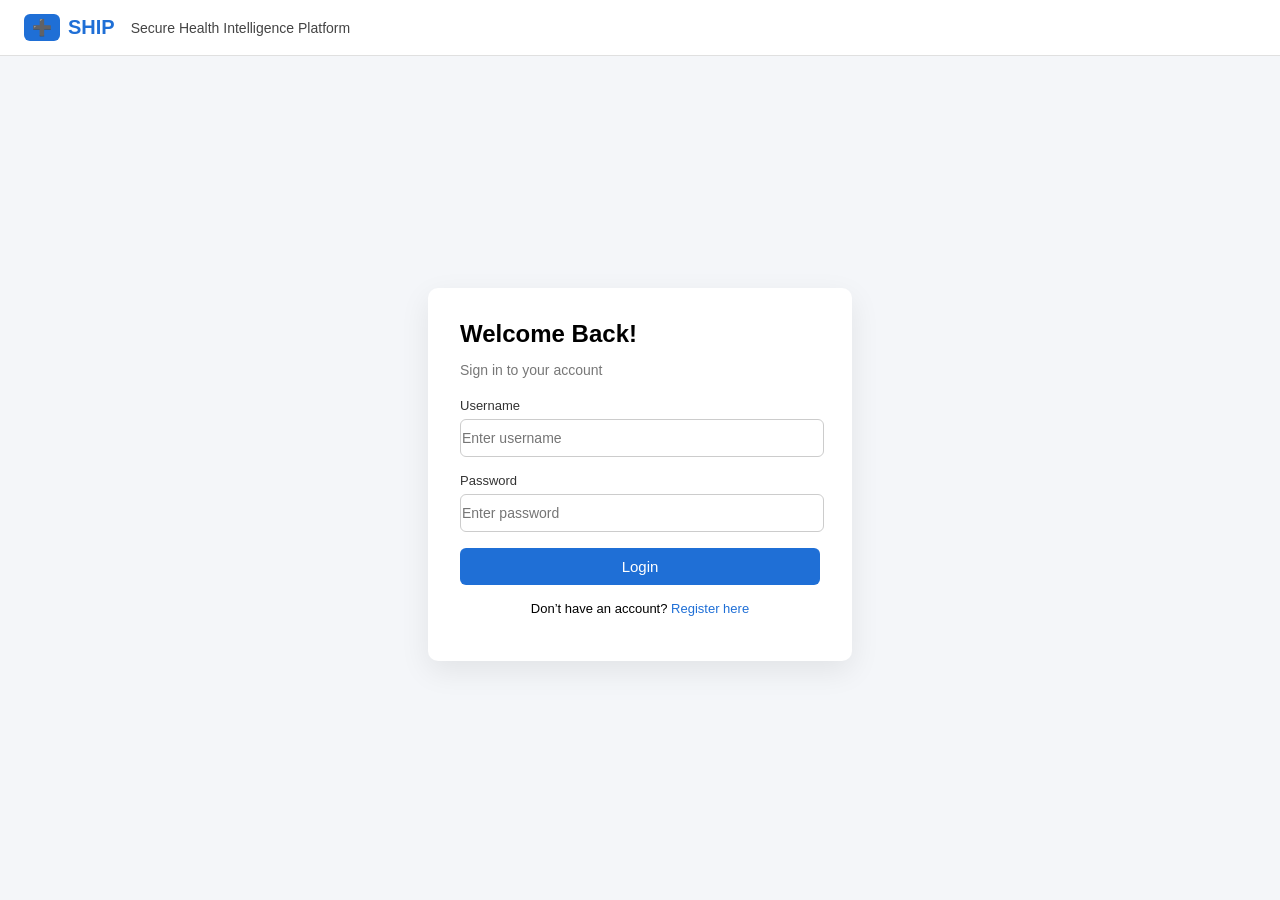
<file: frontend/index.html>
<!DOCTYPE html>
<html lang="en">
<head>
    <meta charset="UTF-8">
    <meta name="viewport" content="width=device-width, initial-scale=1.0">
    <title>SHIP | Secure Health Intelligence Platform</title>
    <link rel="stylesheet" href="css/styles.css">
</head>
<body>

    <!-- Header -->
    <header class="ship-header">
        <div class="logo">
            <span class="logo-icon">➕</span>
            <span class="logo-text">SHIP</span>
        </div>
        <div class="header-title">Secure Health Intelligence Platform</div>
        <div class="user-menu">
    <span class="user-name">John Doe</span>
    <div class="settings-dropdown">
        <button class="settings-btn">⚙️</button>
        <div class="dropdown-content">
            <a href="profile.html">Profile</a>
            <a href="patient_dashboard.html">My Dashboard</a>
            <a href="#" id="logout-btn">Logout</a>
        </div>
    </div>
</div>
    </header>

    <!-- Main Content -->
    <main class="dashboard-wrapper">

        <!-- PATIENT VIEW EXAMPLE -->
        <section class="dashboard-card patient-view">
            <h2>Patient Dashboard Preview</h2>
            <div class="patient-container">
                <div class="sidebar">
                    <ul class="nav-list">
                        <li class="active"><button class="nav-btn" data-target="records-panel"><span class="icon">📋</span> My Records</button></li>
                        <li><button class="nav-btn" data-target="analysis-panel"><span class="icon">🧠</span> AI Health Analysis</button></li>
                    </ul>
                </div>

                <div class="content-area">
                    <div class="welcome-banner">
                        <h3>Welcome, John Doe!</h3>
                    </div>

                    <div class="two-column">
                        <div id="records-panel" class="records-panel">
                            <div class="panel-header">
                                <h4>My Health Records</h4>
                                <button class="btn small">+ Add New Record</button>
                            </div>
                            <table class="records-table">
                                <thead>
                                    <tr>
                                        <th>Report Name</th>
                                        <th>Date</th>
                                        <th>Actions</th>
                                    </tr>
                                </thead>
                                <tbody>
                                    <tr>
                                        <td>Blood Test Report</td>
                                        <td>02/10/2023</td>
                                        <td>
                                            <button class="btn tiny">View</button>
                                            <button class="btn tiny danger">Delete</button>
                                        </td>
                                    </tr>
                                    <tr>
                                        <td>ECG Report</td>
                                        <td>01/15/2023</td>
                                        <td>
                                            <button class="btn tiny">View</button>
                                            <button class="btn tiny danger">Delete</button>
                                        </td>
                                    </tr>
                                    <tr>
                                        <td>Cholesterol Report</td>
                                        <td>12/05/2022</td>
                                        <td>
                                            <button class="btn tiny">View</button>
                                            <button class="btn tiny danger">Delete</button>
                                        </td>
                                    </tr>
                                </tbody>
                            </table>
                        </div>

                        <div id="analysis-panel" class="analysis-panel" style="display:none;">
                            <div class="panel-header">
                                <h4>AI Health Analysis Results</h4>
                            </div>
                            <div class="risk-item high">
                                <span class="risk-label">Diabetes Risk: 32% <em>(Moderate)</em></span>
                            </div>
                            <div class="risk-item low">
                                <span class="risk-label">Heart Disease Risk: 15% <em>(Low)</em></span>
                            </div>

                            <div class="insights">
                                <h5>General Health Insights</h5>
                                <p>• BMI: 27.5 (Overweight)</p>
                                <p>• Blood Pressure: 110/85 mmHg</p>
                            </div>

                            <div class="recommendations">
                                <h5>Recommendations</h5>
                                <ul>
                                    <li>Maintain a healthy diet.</li>
                                    <li>Exercise regularly.</li>
                                    <li>Monitor blood sugar levels.</li>
                                    <li>Monitor blood pressure.</li>
                                </ul>
                            </div>

                        </div>
                    </div>
                </div>
            </div>
        </section>

    </main>

    <script>
        // Check if user is authenticated
        const token = localStorage.getItem('token');
        if (!token) {
            window.location.href = 'login.html';
        }
    </script>
    <script src="js/patient_preview.js"></script>
    <script src="js/dropdown.js"></script>
</body>
</html>
</file>
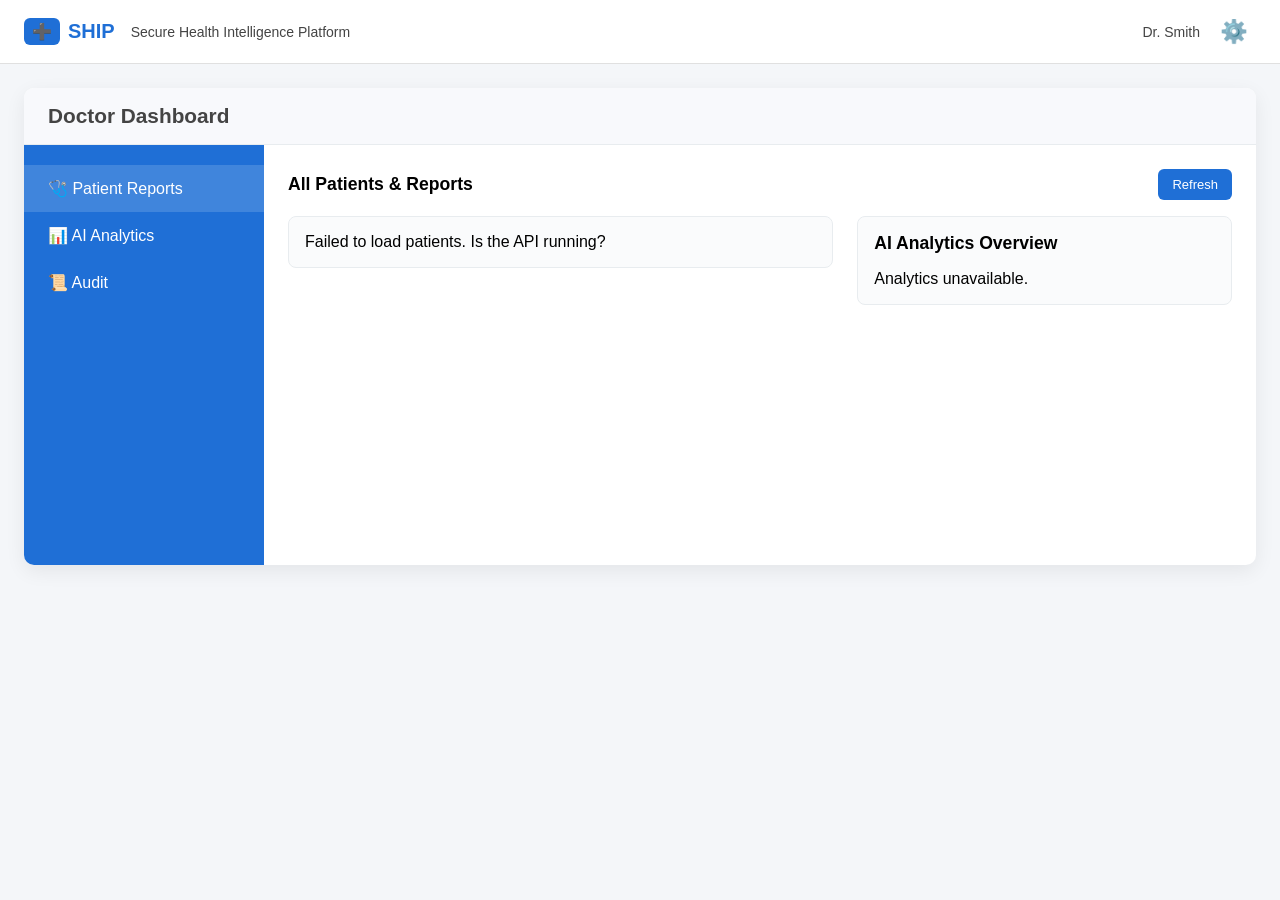
<file: frontend/doctor_dashboard.html>
<!DOCTYPE html>
<html lang="en">
<head>
    <meta charset="UTF-8">
    <meta name="viewport" content="width=device-width, initial-scale=1.0">
    <title>SHIP | Doctor Dashboard</title>
    <link rel="stylesheet" href="css/styles.css">
</head>
<body>
    <!-- Header (reuse SHIP look) -->
    <header class="ship-header">
        <div class="logo">
            <span class="logo-icon">➕</span>
            <span class="logo-text">SHIP</span>
        </div>
        <div class="header-title">Secure Health Intelligence Platform</div>
        <div class="user-menu">
            <span class="user-name">Dr. Smith</span>
            <div class="settings-dropdown">
                <button class="settings-btn">⚙️</button>
                <div class="dropdown-content">
                    <a href="doctor_dashboard.html">Admin Dashboard</a>
                    <a href="#" id="logout-btn">Logout</a>
                </div>
            </div>
        </div>
    </header>

    <main class="dashboard-wrapper">
        <section class="dashboard-card doctor-view">
            <h2>Doctor Dashboard</h2>
            <div class="doctor-container">
                <div class="sidebar">
                    <ul class="nav-list">
                        <li class="active"><span class="icon">🩺</span> Patient Reports</li>
                        <li><span class="icon">📊</span> AI Analytics</li>
                        <li><span class="icon">📜</span> Audit</li>
                    </ul>
                </div>

                <div class="content-area">
                    <div class="panel-header">
                        <h4>All Patients & Reports</h4>
                        <div>
                            <button class="btn small" id="refresh-btn">Refresh</button>
                        </div>
                    </div>

                    <div class="two-column" style="align-items:flex-start;">
                        <div class="records-panel" style="flex:0.6;">
                            <div id="patients-list">
                                <p class="muted">Loading patients...</p>
                            </div>
                        </div>

                        <div class="analysis-panel" style="flex:0.4;">
                            <div class="panel-header"><h4>AI Analytics Overview</h4></div>
                            <div id="analytics-overview">
                                <p class="muted">Loading analytics...</p>
                            </div>
                        </div>
                    </div>

                </div>
            </div>
        </section>
    </main>

    <script src="js/api.js"></script>
    <script src="js/doctor_dashboard_page.js"></script>
    <script src="js/dropdown.js"></script>
</body>
</html>
</file>
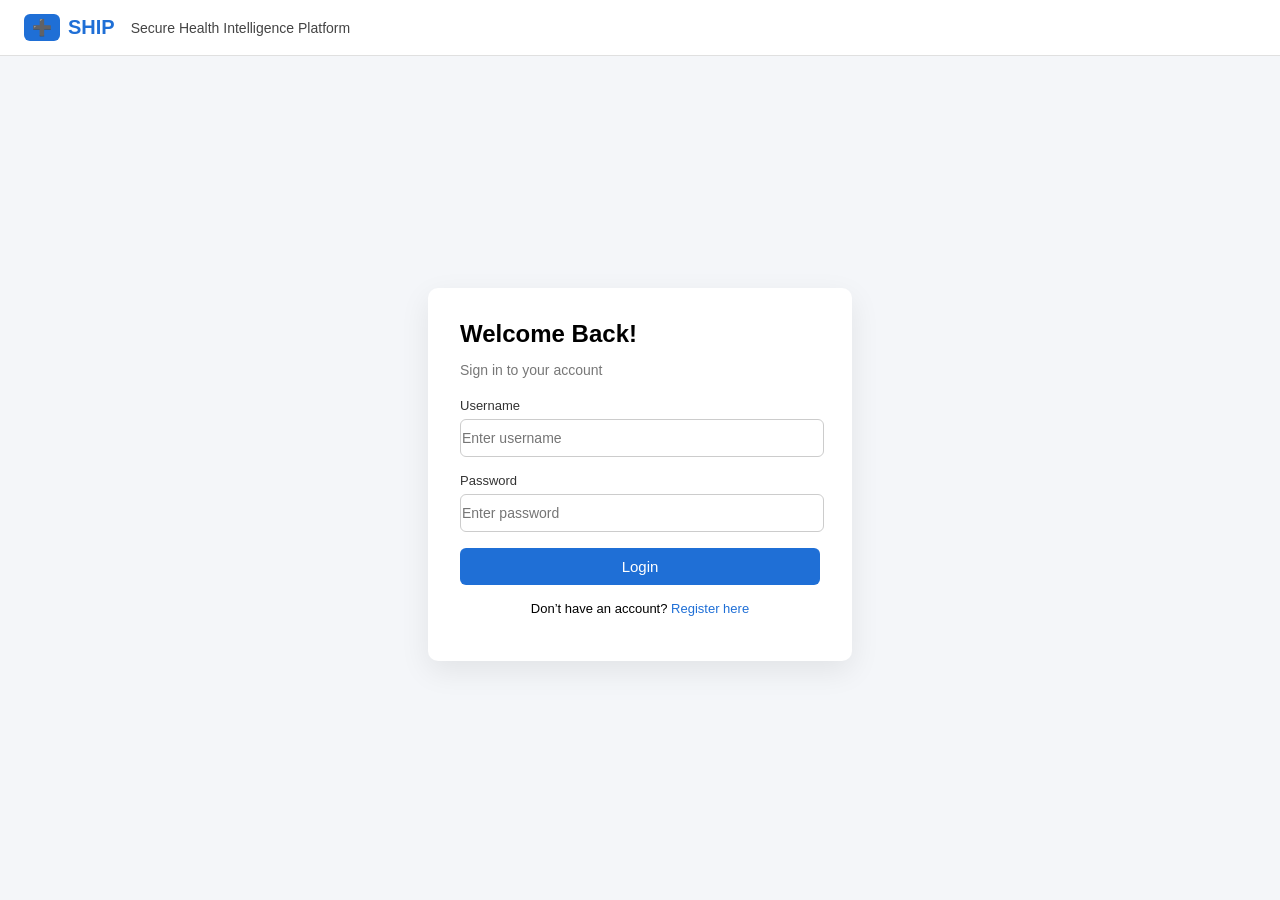
<file: frontend/login.html>
<!DOCTYPE html>
<html lang="en">
<head>
    <meta charset="UTF-8">
    <meta name="viewport" content="width=device-width, initial-scale=1.0">
    <title>SHIP | Login</title>
    <link rel="stylesheet" href="css/styles.css">
</head>
<body>

    <!-- Header -->
    <header class="ship-header">
        <div class="logo">
            <span class="logo-icon">➕</span>
            <span class="logo-text">SHIP</span>
        </div>
        <div class="header-title">Secure Health Intelligence Platform</div>
    </header>

    <!-- Login Card -->
    <main class="login-wrapper">
        <div class="login-container">
            <h2>Welcome Back!</h2>
            <p class="subtitle">Sign in to your account</p>

            <form id="login-form">
                <div class="form-group">
                    <label for="username">Username</label>
                    <input type="text" id="username" name="username" placeholder="Enter username" required>
                </div>

                <div class="form-group">
                    <label for="password">Password</label>
                    <input type="password" id="password" name="password" placeholder="Enter password" required>
                </div>

                <button type="submit">Login</button>
            </form>

            <div id="error-message" class="error-message"></div>

            <p class="footer-text">
                Don’t have an account?
                <a href="register.html">Register here</a>
            </p>
        </div>
    </main>

    <script src="js/auth.js"></script>
    <script src="js/dropdown.js"></script>
</body>
</html>
</file>
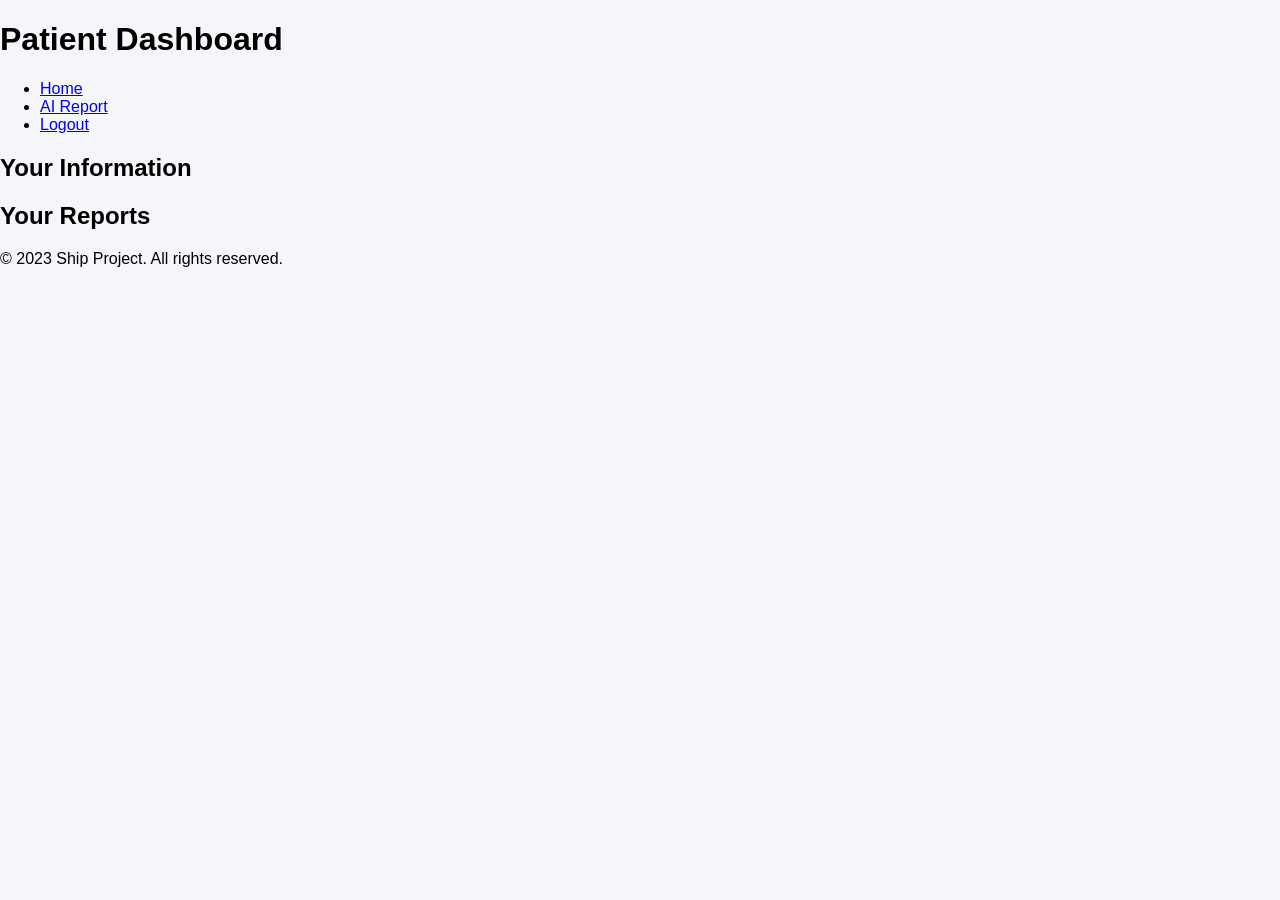
<file: frontend/patient_dashboard.html>
<!DOCTYPE html>
<html lang="en">
<head>
    <meta charset="UTF-8">
    <meta name="viewport" content="width=device-width, initial-scale=1.0">
    <title>Patient Dashboard</title>
    <link rel="stylesheet" href="css/styles.css">
</head>
<body>
    <header>
        <h1>Patient Dashboard</h1>
        <nav>
            <ul>
                <li><a href="index.html">Home</a></li>
                <li><a href="ai_report.html">AI Report</a></li>
                <li><a href="logout.html">Logout</a></li>
            </ul>
        </nav>
    </header>
    <main>
        <section id="patient-info">
            <h2>Your Information</h2>
            <div id="info"></div>
        </section>
        <section id="reports">
            <h2>Your Reports</h2>
            <div id="report-list"></div>
        </section>
    </main>
    <footer>
        <p>&copy; 2023 Ship Project. All rights reserved.</p>
    </footer>
    <script src="js/patient.js"></script>
</body>
</html>
</file>
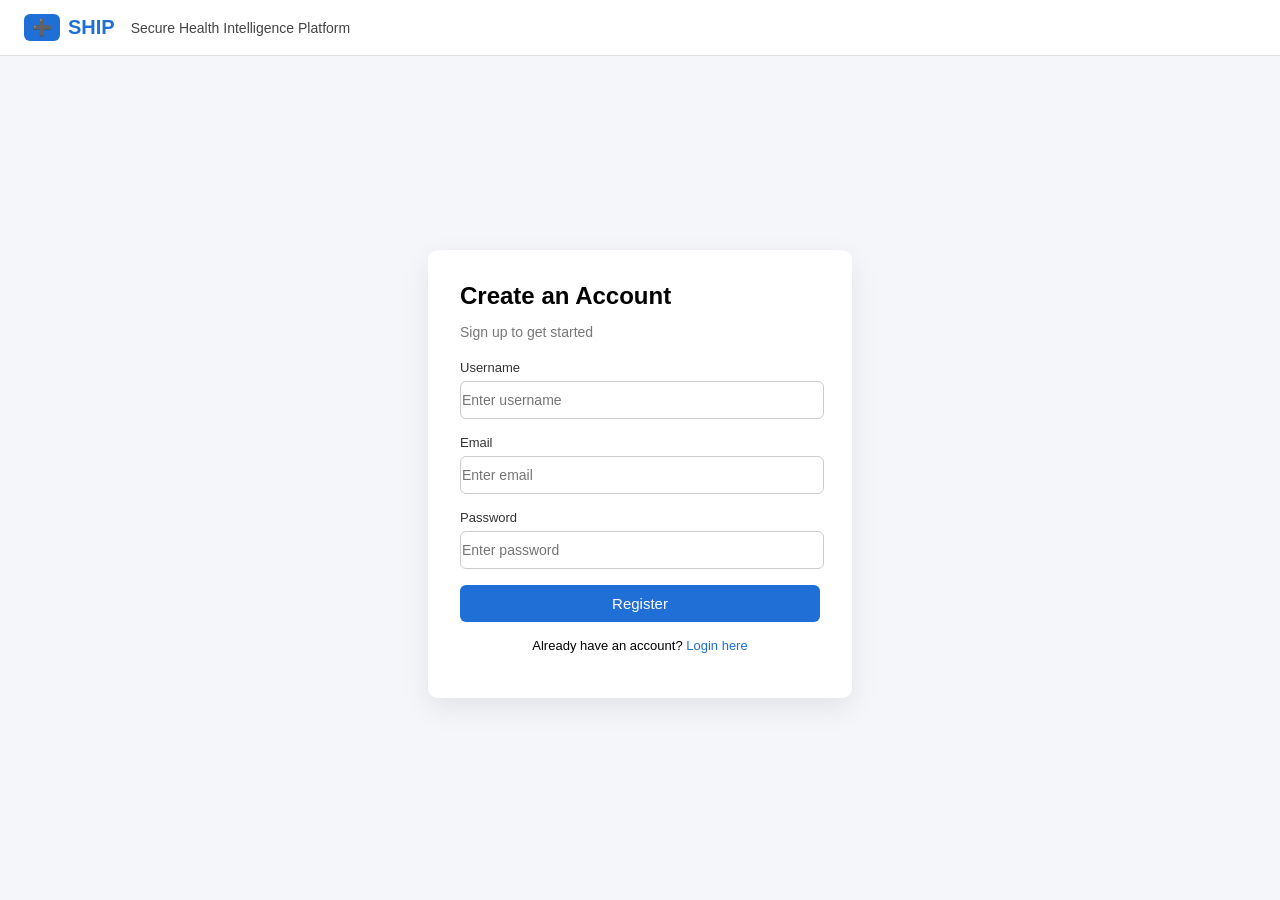
<file: frontend/register.html>
<!DOCTYPE html>
<html lang="en">
<head>
    <meta charset="UTF-8">
    <meta name="viewport" content="width=device-width, initial-scale=1.0">
    <title>SHIP | Register</title>
    <link rel="stylesheet" href="css/styles.css">
</head>
<body>

    <!-- Header -->
    <header class="ship-header">
        <div class="logo">
            <span class="logo-icon">➕</span>
            <span class="logo-text">SHIP</span>
        </div>
        <div class="header-title">Secure Health Intelligence Platform</div>
    </header>

    <!-- Register Card -->
    <main class="login-wrapper">
        <div class="login-container">
            <h2>Create an Account</h2>
            <p class="subtitle">Sign up to get started</p>

            <form id="register-form">
                <div class="form-group">
                    <label for="username">Username</label>
                    <input type="text" id="username" name="username" placeholder="Enter username" required>
                </div>

                <div class="form-group">
                    <label for="email">Email</label>
                    <input type="email" id="email" name="email" placeholder="Enter email" required>
                </div>

                <div class="form-group">
                    <label for="password">Password</label>
                    <input type="password" id="password" name="password" placeholder="Enter password" required>
                </div>

                <button type="submit">Register</button>
            </form>

            <div id="error-message" class="error-message"></div>

            <p class="footer-text">
                Already have an account?
                <a href="login.html">Login here</a>
            </p>
        </div>
    </main>

    <script src="js/auth.js"></script>
</body>
</html>
</file>
<file: frontend/css/styles.css>
/* Reset */
body {
    margin: 0;
    font-family: "Segoe UI", Tahoma, sans-serif;
    background: #f4f6f9;
}

/* Header */
.ship-header {
    display: flex;
    align-items: center;
    padding: 14px 24px;
    background: #ffffff;
    border-bottom: 1px solid #e0e0e0;
}

.logo {
    display: flex;
    align-items: center;
    font-weight: bold;
    font-size: 20px;
    color: #1f6fd6;
    margin-right: 16px;
}

.logo-icon {
    background: #1f6fd6;
    color: #fff;
    border-radius: 6px;
    padding: 4px 8px;
    margin-right: 8px;
    font-size: 16px;
}

.header-title {
    color: #444;
    font-size: 14px;
}

/* Login Layout */
.login-wrapper {
    display: flex;
    justify-content: center;
    align-items: center;
    height: calc(100vh - 64px);
}

/* Login Card */
.login-container {
    background: #fff;
    padding: 32px;
    width: 360px;
    border-radius: 10px;
    box-shadow: 0 10px 30px rgba(0, 0, 0, 0.08);
}

.login-container h2 {
    margin: 0;
    margin-bottom: 6px;
}

.subtitle {
    color: #777;
    font-size: 14px;
    margin-bottom: 20px;
}

/* Form */
.form-group {
    margin-bottom: 16px;
}

.form-group label {
    display: block;
    font-size: 13px;
    margin-bottom: 6px;
    color: #333;
}

.form-group input {
    width: 100%;
    padding: 10px 1px;
    border-radius: 6px;
    border: 1px solid #ccc;
    font-size: 14px;
}

.form-group input:focus {
    outline: none;
    border-color: #1f6fd6;
}

/* Button */
button {
    width: 100%;
    padding: 10px;
    background: #1f6fd6;
    border: none;
    color: #fff;
    font-size: 15px;
    border-radius: 6px;
    cursor: pointer;
}

button:hover {
    background: #195bb2;
}

/* Footer */
.footer-text {
    margin-top: 16px;
    font-size: 13px;
    text-align: center;
}

.footer-text a {
    color: #1f6fd6;
    text-decoration: none;
}

.error-message {
    color: red;
    font-size: 13px;
    margin-top: 10px;
}

.dashboard-wrapper {
    padding: 24px;
    max-width: 1400px;
    margin: 0 auto;
}

.dashboard-card {
    background: white;
    border-radius: 10px;
    box-shadow: 0 6px 20px rgba(0,0,0,0.07);
    margin-bottom: 32px;
    overflow: hidden;
}

.dashboard-card h2 {
    background: #f8f9fc;
    margin: 0;
    padding: 16px 24px;
    border-bottom: 1px solid #e8ecef;
    font-size: 1.3rem;
    color: #444;
}

.patient-container, .doctor-container {
    display: flex;
    min-height: 420px;
}

.sidebar {
    width: 240px;
    background: #1f6fd6;
    color: white;
    padding: 20px 0;
}

.nav-list {
    list-style: none;
    padding: 0;
    margin: 0;
}

.nav-list li {
    padding: 14px 24px;
    cursor: pointer;
}

.nav-list li:hover, .nav-list li.active {
    background: rgba(255,255,255,0.15);
}

.content-area {
    flex: 1;
    padding: 24px;
}

.welcome-banner {
    margin-bottom: 24px;
}

.two-column {
    display: flex;
    gap: 24px;
}

.records-panel, .analysis-panel {
    flex: 1;
    background: #fafbfc;
    border-radius: 8px;
    padding: 16px;
    border: 1px solid #e8ecef;
}

.panel-header {
    display: flex;
    justify-content: space-between;
    align-items: center;
    margin-bottom: 16px;
}

.panel-header h4 {
    margin: 0;
    font-size: 1.1rem;
}

.btn.small {
    padding: 8px 14px;
    font-size: 13px;
}

.records-table {
    width: 100%;
    border-collapse: collapse;
}

.records-table th, .records-table td {
    padding: 10px;
    text-align: left;
    border-bottom: 1px solid #eee;
}

.records-table th {
    background: #f0f4f8;
    font-weight: 600;
    font-size: 13px;
    color: #555;
}

.btn.tiny {
    padding: 4px 10px;
    font-size: 12px;
    margin-right: 6px;
}

.btn.danger {
    background: #e74c3c;
}

.btn.danger:hover {
    background: #c0392b;
}

.risk-item {
    padding: 12px 16px;
    margin-bottom: 12px;
    border-radius: 6px;
    font-weight: 600;
}

.risk-item.high {
    background: #ffebee;
    color: #c62828;
    border-left: 4px solid #c62828;
}

.risk-item.low {
    background: #e8f5e9;
    color: #2e7d32;
    border-left: 4px solid #2e7d32;
}

.recommendations, .insights, .meta-info {
    margin-top: 20px;
}

.recommendations h5, .insights h5 {
    margin: 0 0 10px;
    font-size: 1rem;
    color: #333;
}

.recommendations ul {
    padding-left: 20px;
    margin: 0;
    font-size: 14px;
    line-height: 1.5;
}

.user-menu {
    margin-left: auto;
    display: flex;
    align-items: center;
    gap: 12px;
    color: #444;
}

.settings-btn {
    background: none;
    border: none;
    font-size: 1.2rem;
    cursor: pointer;
}

/* User Menu & Dropdown */
.user-menu {
    margin-left: auto;
    display: flex;
    align-items: center;
    gap: 12px;
    position: relative;
}

.user-name {
    color: #444;
    font-size: 14px;
    font-weight: 500;
}

.settings-btn {
    background: none;
    border: none;
    font-size: 1.4rem;
    cursor: pointer;
    color: #555;
    padding: 4px 8px;
    border-radius: 6px;
    transition: background 0.2s;
}

.settings-btn:hover {
    background: #f0f4f8;
}

/* Dropdown */
.settings-dropdown {
    position: relative;
    display: inline-block;
}

.dropdown-content {
    display: none;
    position: absolute;
    right: 0;
    top: 100%;
    min-width: 160px;
    background: white;
    border: 1px solid #e0e0e0;
    border-radius: 8px;
    box-shadow: 0 8px 24px rgba(0, 0, 0, 0.12);
    z-index: 10;
    margin-top: 8px;
    overflow: hidden;
}

.dropdown-content a {
    display: block;
    padding: 12px 20px;
    color: #333;
    text-decoration: none;
    font-size: 14px;
    transition: background 0.15s;
}

.dropdown-content a:hover {
    background: #f5f9ff;
    color: #1f6fd6;
}

.dropdown-content a#logout-btn {
    border-top: 1px solid #eee;
    color: #e74c3c;
}

.dropdown-content a#logout-btn:hover {
    background: #fff5f5;
    color: #c0392b;
}

/* Show dropdown when active */
.settings-dropdown.active .dropdown-content {
    display: block;
}
</file>
